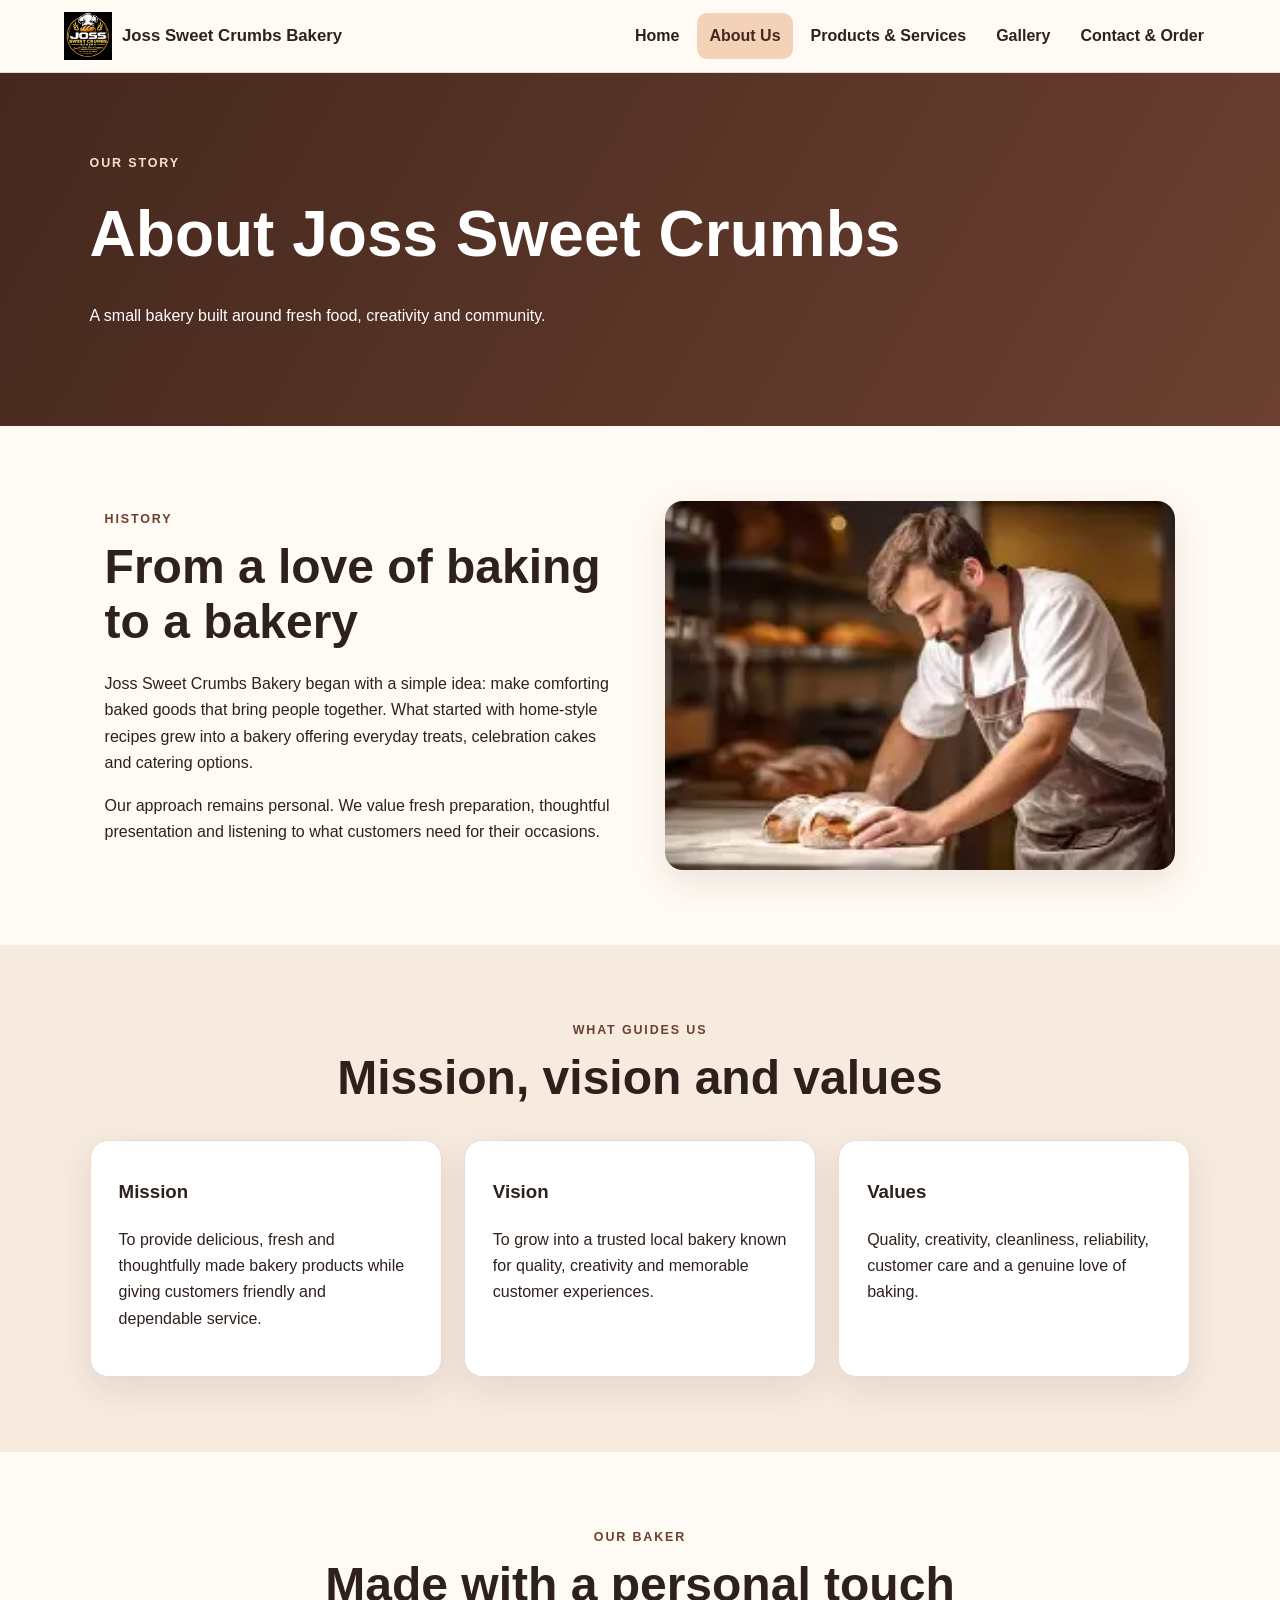
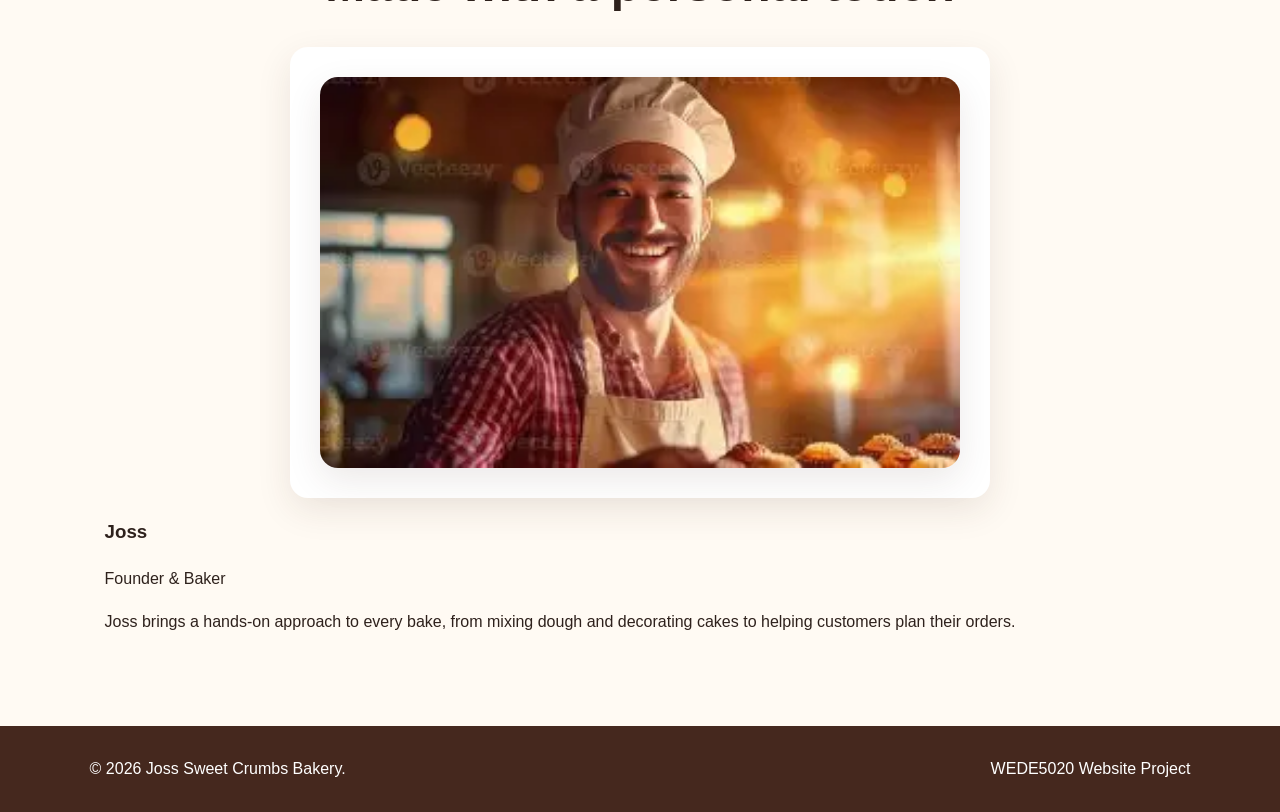
<file: WEDE5020_PoE_Part1/about.html>
<!DOCTYPE html>
<html lang="en">
<head>
  <meta charset="UTF-8">
  <meta name="viewport" content="width=device-width, initial-scale=1.0">
  <meta name="description" content="Learn about Joss Sweet Crumbs Bakery, our story, mission, vision and values.">
  <title>Joss Sweet Crumbs Bakery | About Us</title>
  <link rel="stylesheet" href="css/styles.css">
</head>
<body>
<header class="site-header">
  <a class="brand" href="index.html"><img src="images/Image Sep 18, 2026, 11_54_13 AM.png" alt="Joss Sweet Crumbs Bakery logo"><span>Joss Sweet Crumbs Bakery</span></a>
  <button class="menu-toggle" aria-label="Open navigation">☰</button>
  <nav class="main-nav">
    <a href="index.html">Home</a><a class="active" href="about.html">About Us</a>
    <a href="products.html">Products &amp; Services</a><a href="gallery.html">Gallery</a><a href="contact.html">Contact &amp; Order</a>
  </nav>
</header>

<main>
  <section class="page-banner"><p class="eyebrow">Our story</p><h1>About Joss Sweet Crumbs</h1><p>A small bakery built around fresh food, creativity and community.</p></section>

  <section class="section">
    <div class="split">
      <div>
        <p class="eyebrow">History</p>
        <h2>From a love of baking to a bakery</h2>
        <p>Joss Sweet Crumbs Bakery began with a simple idea: make comforting baked goods that bring people together. What started with home-style recipes grew into a bakery offering everyday treats, celebration cakes and catering options.</p>
        <p>Our approach remains personal. We value fresh preparation, thoughtful presentation and listening to what customers need for their occasions.</p>
      </div>
      <img class="rounded-img" src="images/Illustration of a baker preparing bread.webp" alt="Illustration of a baker preparing bread">
    </div>
  </section>

  <section class="section soft">
    <div class="section-heading"><p class="eyebrow">What guides us</p><h2>Mission, vision and values</h2></div>
    <div class="cards three">
      <article class="card"><h3>Mission</h3><p>To provide delicious, fresh and thoughtfully made bakery products while giving customers friendly and dependable service.</p></article>
      <article class="card"><h3>Vision</h3><p>To grow into a trusted local bakery known for quality, creativity and memorable customer experiences.</p></article>
      <article class="card"><h3>Values</h3><p>Quality, creativity, cleanliness, reliability, customer care and a genuine love of baking.</p></article>
    </div>
  </section>

  <section class="section">
    <div class="section-heading"><p class="eyebrow">Our baker</p><h2>Made with a personal touch</h2></div>
    <div class="profile">
      <img class="rounded-img" src="images/profile-avatar.webp" alt="Illustration of a baker preparing bread"></div>
      <div><h3>Joss</h3><p>Founder &amp; Baker</p><p>Joss brings a hands-on approach to every bake, from mixing dough and decorating cakes to helping customers plan their orders.</p></div>
    </div>
  </section>
</main>

<footer class="site-footer"><p>&copy; <span class="year"></span> Joss Sweet Crumbs Bakery.</p><p>WEDE5020 Website Project</p></footer>
<script src="js/main.js"></script>
</body>
</html>
</file>
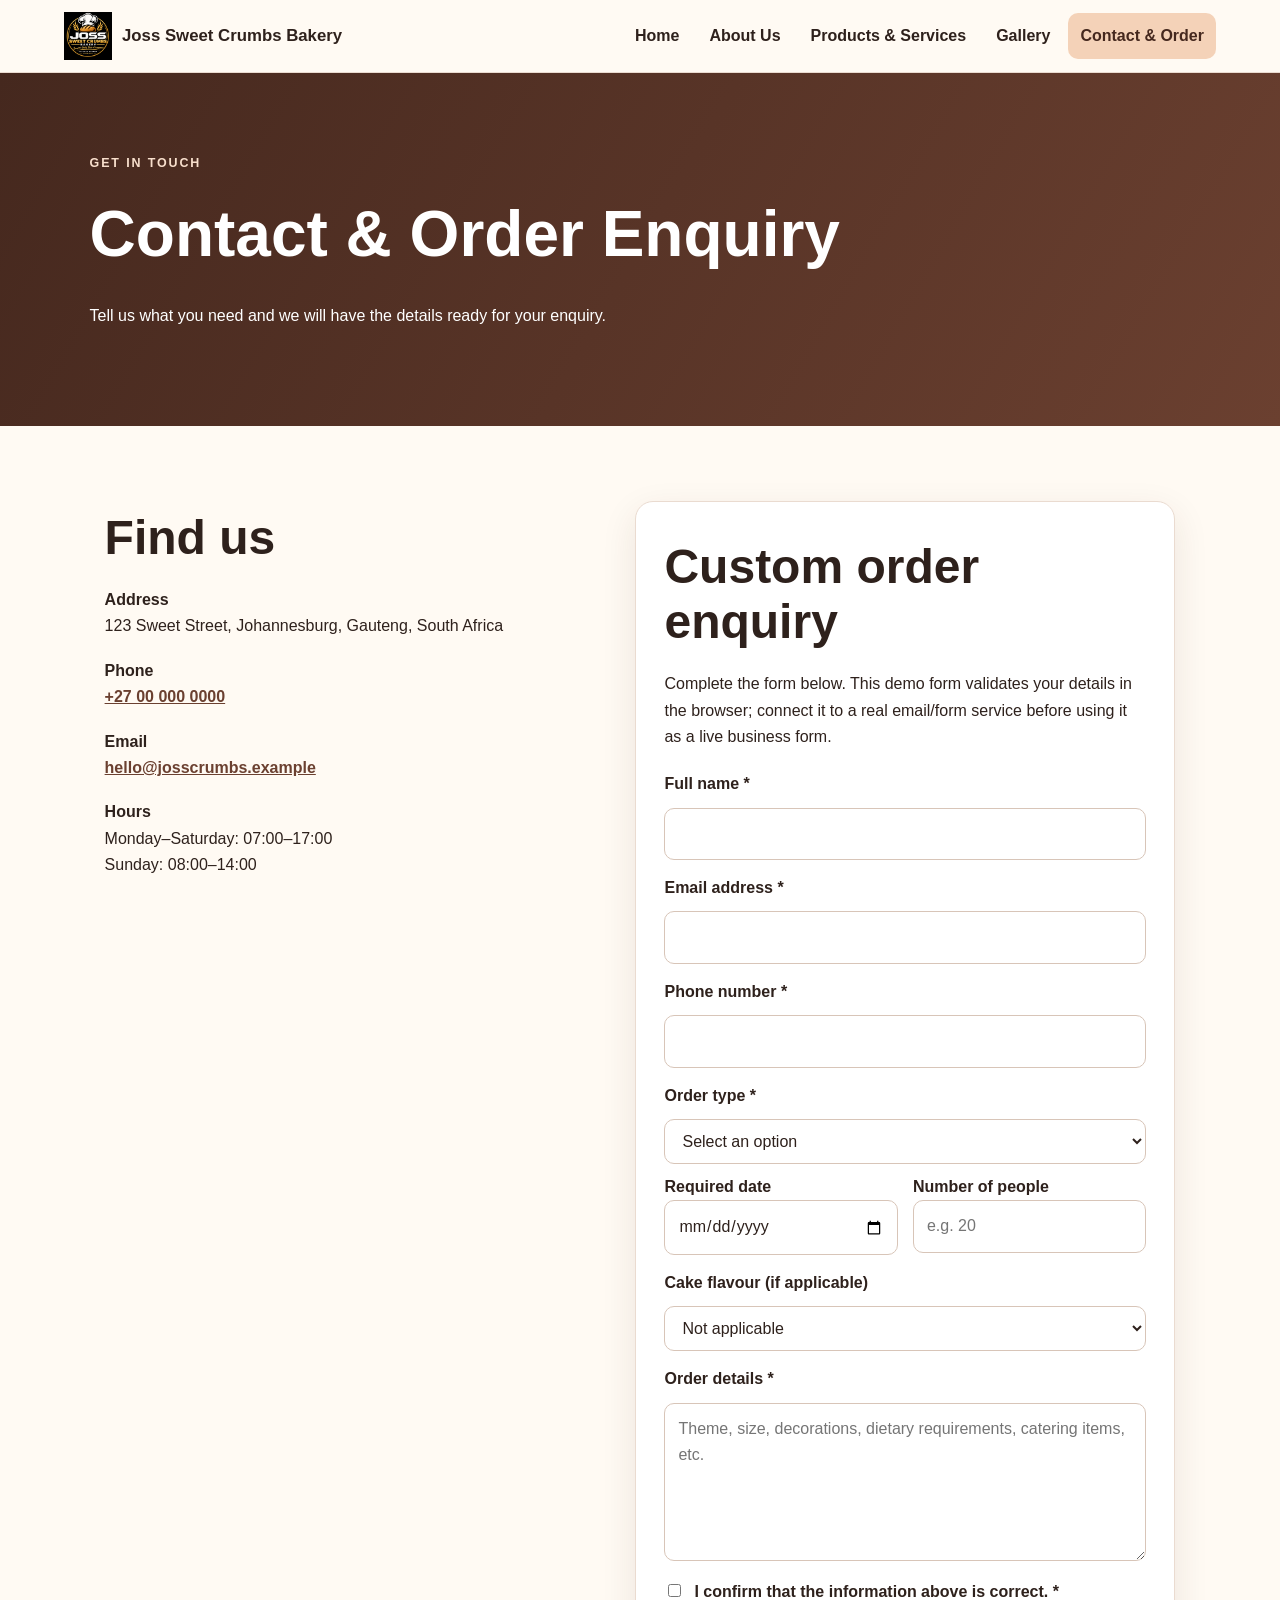
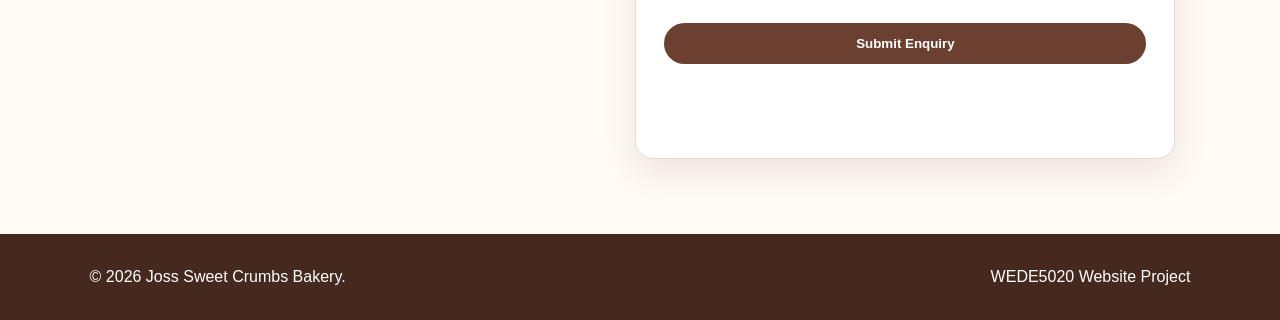
<file: WEDE5020_PoE_Part1/contact.html>
<!DOCTYPE html>
<html lang="en">
<head>
  <meta charset="UTF-8"><meta name="viewport" content="width=device-width, initial-scale=1.0">
  <meta name="description" content="Contact Joss Sweet Crumbs Bakery and submit a custom cake or catering enquiry.">
  <title>Joss Sweet Crumbs Bakery | Contact &amp; Order</title>
  <link rel="stylesheet" href="css/styles.css">
</head>
<body>
<header class="site-header">
  <a class="brand" href="index.html"><img src="images/Image Sep 18, 2026, 11_54_13 AM.png" alt="Joss Sweet Crumbs Bakery logo"><span>Joss Sweet Crumbs Bakery</span></a>
  <button class="menu-toggle" aria-label="Open navigation">☰</button>
  <nav class="main-nav">
    <a href="index.html">Home</a><a href="about.html">About Us</a><a href="products.html">Products &amp; Services</a><a href="gallery.html">Gallery</a><a class="active" href="contact.html">Contact &amp; Order</a>
  </nav>
</header>

<main>
  <section class="page-banner"><p class="eyebrow">Get in touch</p><h1>Contact &amp; Order Enquiry</h1><p>Tell us what you need and we will have the details ready for your enquiry.</p></section>

  <section class="section">
    <div class="contact-layout">
      <div>
        <h2>Find us</h2>
        <div class="info-list">
          <p><strong>Address</strong><br>123 Sweet Street, Johannesburg, Gauteng, South Africa</p>
          <p><strong>Phone</strong><br><a href="tel:+27000000000">+27 00 000 0000</a></p>
          <p><strong>Email</strong><br><a href="mailto:hello@josscrumbs.example">hello@josscrumbs.example</a></p>
          <p><strong>Hours</strong><br>Monday–Saturday: 07:00–17:00<br>Sunday: 08:00–14:00</p>
        </div>
        <iframe class="map" title="Map showing Johannesburg" src="https://www.google.com/maps?q=Johannesburg%2C%20South%20Africa&output=embed" loading="lazy"></iframe>
      </div>

      <div class="form-card">
        <h2>Custom order enquiry</h2>
        <p>Complete the form below. This demo form validates your details in the browser; connect it to a real email/form service before using it as a live business form.</p>
        <form id="orderForm">
          <label for="name">Full name *</label>
          <input id="name" name="name" type="text" required>

          <label for="email">Email address *</label>
          <input id="email" name="email" type="email" required>

          <label for="phone">Phone number *</label>
          <input id="phone" name="phone" type="tel" required>

          <label for="orderType">Order type *</label>
          <select id="orderType" name="orderType" required>
            <option value="">Select an option</option>
            <option>Custom cake</option>
            <option>Catering platter</option>
            <option>Wholesale</option>
            <option>General enquiry</option>
          </select>

          <div class="form-row">
            <div><label for="date">Required date</label><input id="date" name="date" type="date"></div>
            <div><label for="guests">Number of people</label><input id="guests" name="guests" type="number" min="1" placeholder="e.g. 20"></div>
          </div>

          <label for="flavour">Cake flavour (if applicable)</label>
          <select id="flavour" name="flavour">
            <option value="">Not applicable</option>
            <option>Vanilla</option><option>Chocolate</option><option>Red velvet</option><option>Carrot</option><option>Lemon</option>
          </select>

          <label for="message">Order details *</label>
          <textarea id="message" name="message" rows="5" placeholder="Theme, size, decorations, dietary requirements, catering items, etc." required></textarea>

          <label class="checkbox"><input type="checkbox" id="consent" required> I confirm that the information above is correct. *</label>
          <button class="btn" type="submit">Submit Enquiry</button>
          <p id="formMessage" class="form-message" role="status"></p>
        </form>
      </div>
    </div>
  </section>
</main>

<footer class="site-footer"><p>&copy; <span class="year"></span> Joss Sweet Crumbs Bakery.</p><p>WEDE5020 Website Project</p></footer>
<script src="js/main.js"></script>
</body>
</html>
</file>
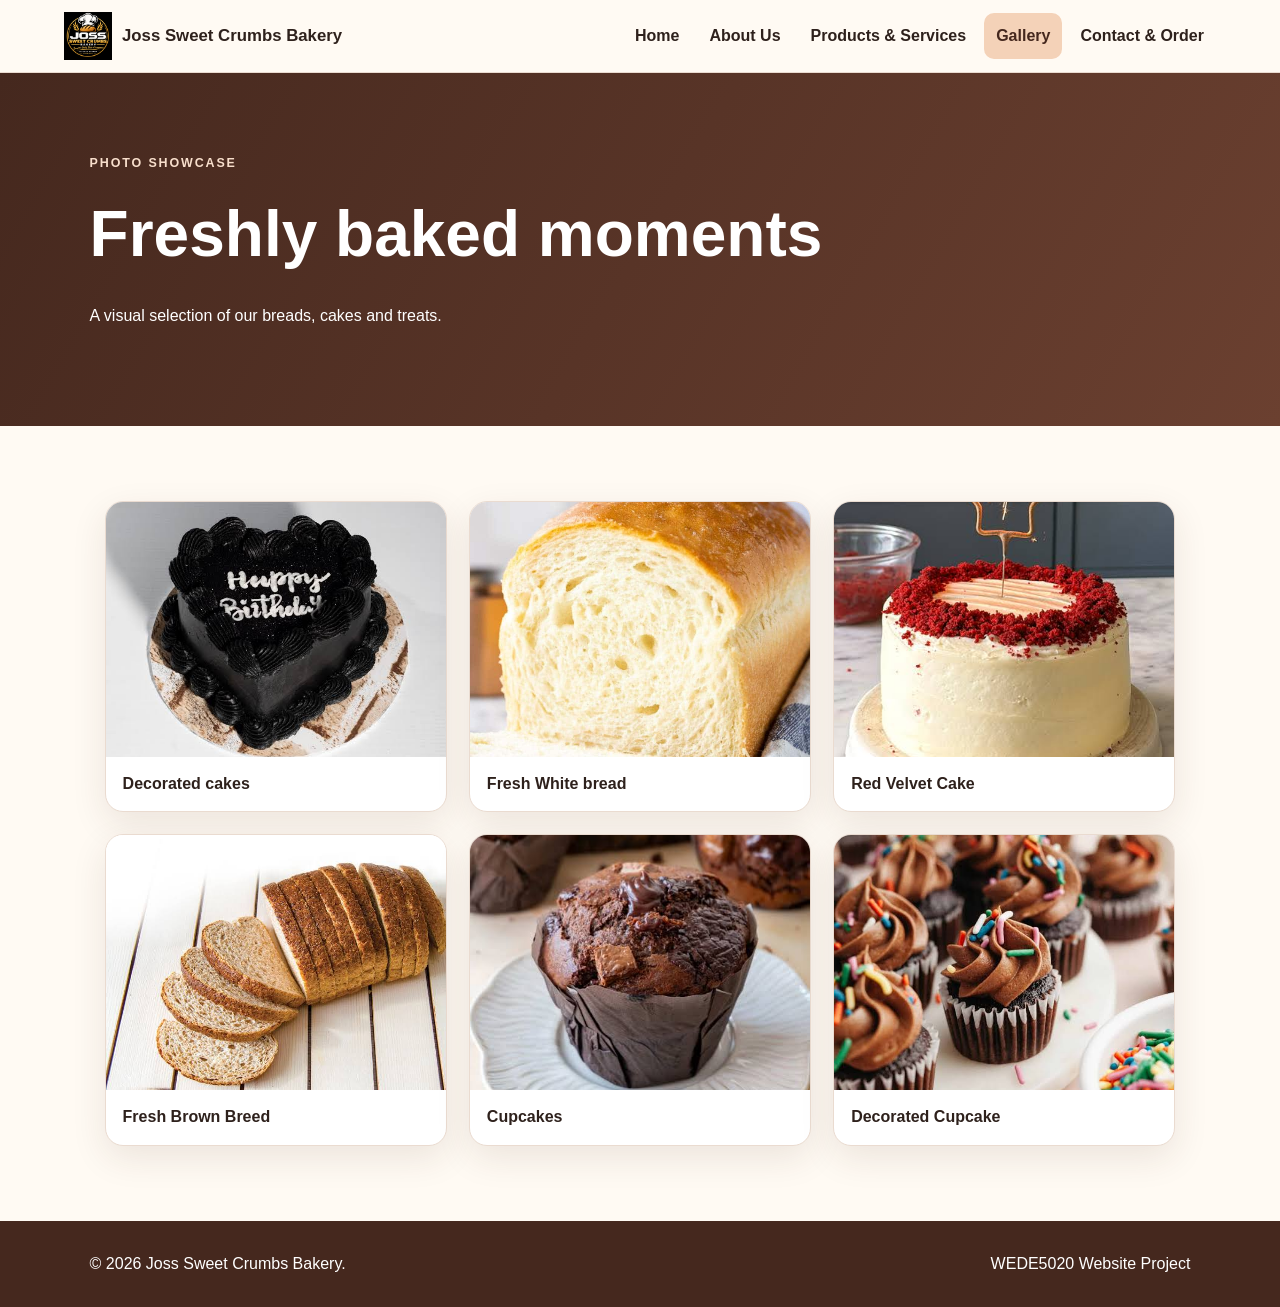
<file: WEDE5020_PoE_Part1/gallery.html>
<!DOCTYPE html>
<html lang="en">
<head>
  <meta charset="UTF-8"><meta name="viewport" content="width=device-width, initial-scale=1.0">
  <meta name="description" content="Photo showcase for Joss Sweet Crumbs Bakery.">
  <title>Joss Sweet Crumbs Bakery | Gallery</title>
  <link rel="stylesheet" href="css/styles.css">
</head>
<body>
<header class="site-header">
  <a class="brand" href="index.html"><img src="images/Image Sep 18, 2026, 11_54_13 AM.png" alt="Joss Sweet Crumbs Bakery logo"><span>Joss Sweet Crumbs Bakery</span></a>
  <button class="menu-toggle" aria-label="Open navigation">☰</button>
  <nav class="main-nav">
    <a href="index.html">Home</a><a href="about.html">About Us</a><a href="products.html">Products &amp; Services</a><a class="active" href="gallery.html">Gallery</a><a href="contact.html">Contact &amp; Order</a>
  </nav>
</header>

<main>
  <section class="page-banner"><p class="eyebrow">Photo showcase</p><h1>Freshly baked moments</h1><p>A visual selection of our breads, cakes and treats.</p></section>
  <section class="section">
    <div class="gallery-grid">
      <figure><img src="images/custom_Birthday_Cakes.jpg" alt="Decorated cakes"><figcaption>Decorated cakes</figcaption></figure>
      <figure><img src="images/freshly_Baked_Bread.jpg" alt="Freshly baked breads"><figcaption>Fresh White bread</figcaption></figure>
      <figure><img src="images/Red veltet cake.jpg" alt="Bakery catering platter"><figcaption>Red Velvet Cake</figcaption></figure>
      <figure><img src="images/images.jpg" alt="Assorted pastries"><figcaption>Fresh Brown Breed</figcaption></figure>
      <figure><img src="images/images_(1).jpg" alt="Decorated cupcakes"><figcaption>Cupcakes</figcaption></figure>
      <figure><img src="images/images_(4).jpg" alt="Bakery shop counter"><figcaption>Decorated Cupcake</figcaption></figure>
    </div>
  </section>
</main>

<footer class="site-footer"><p>&copy; <span class="year"></span> Joss Sweet Crumbs Bakery.</p><p>WEDE5020 Website Project</p></footer>
<script src="js/main.js"></script>
</body>
</html>
</file>
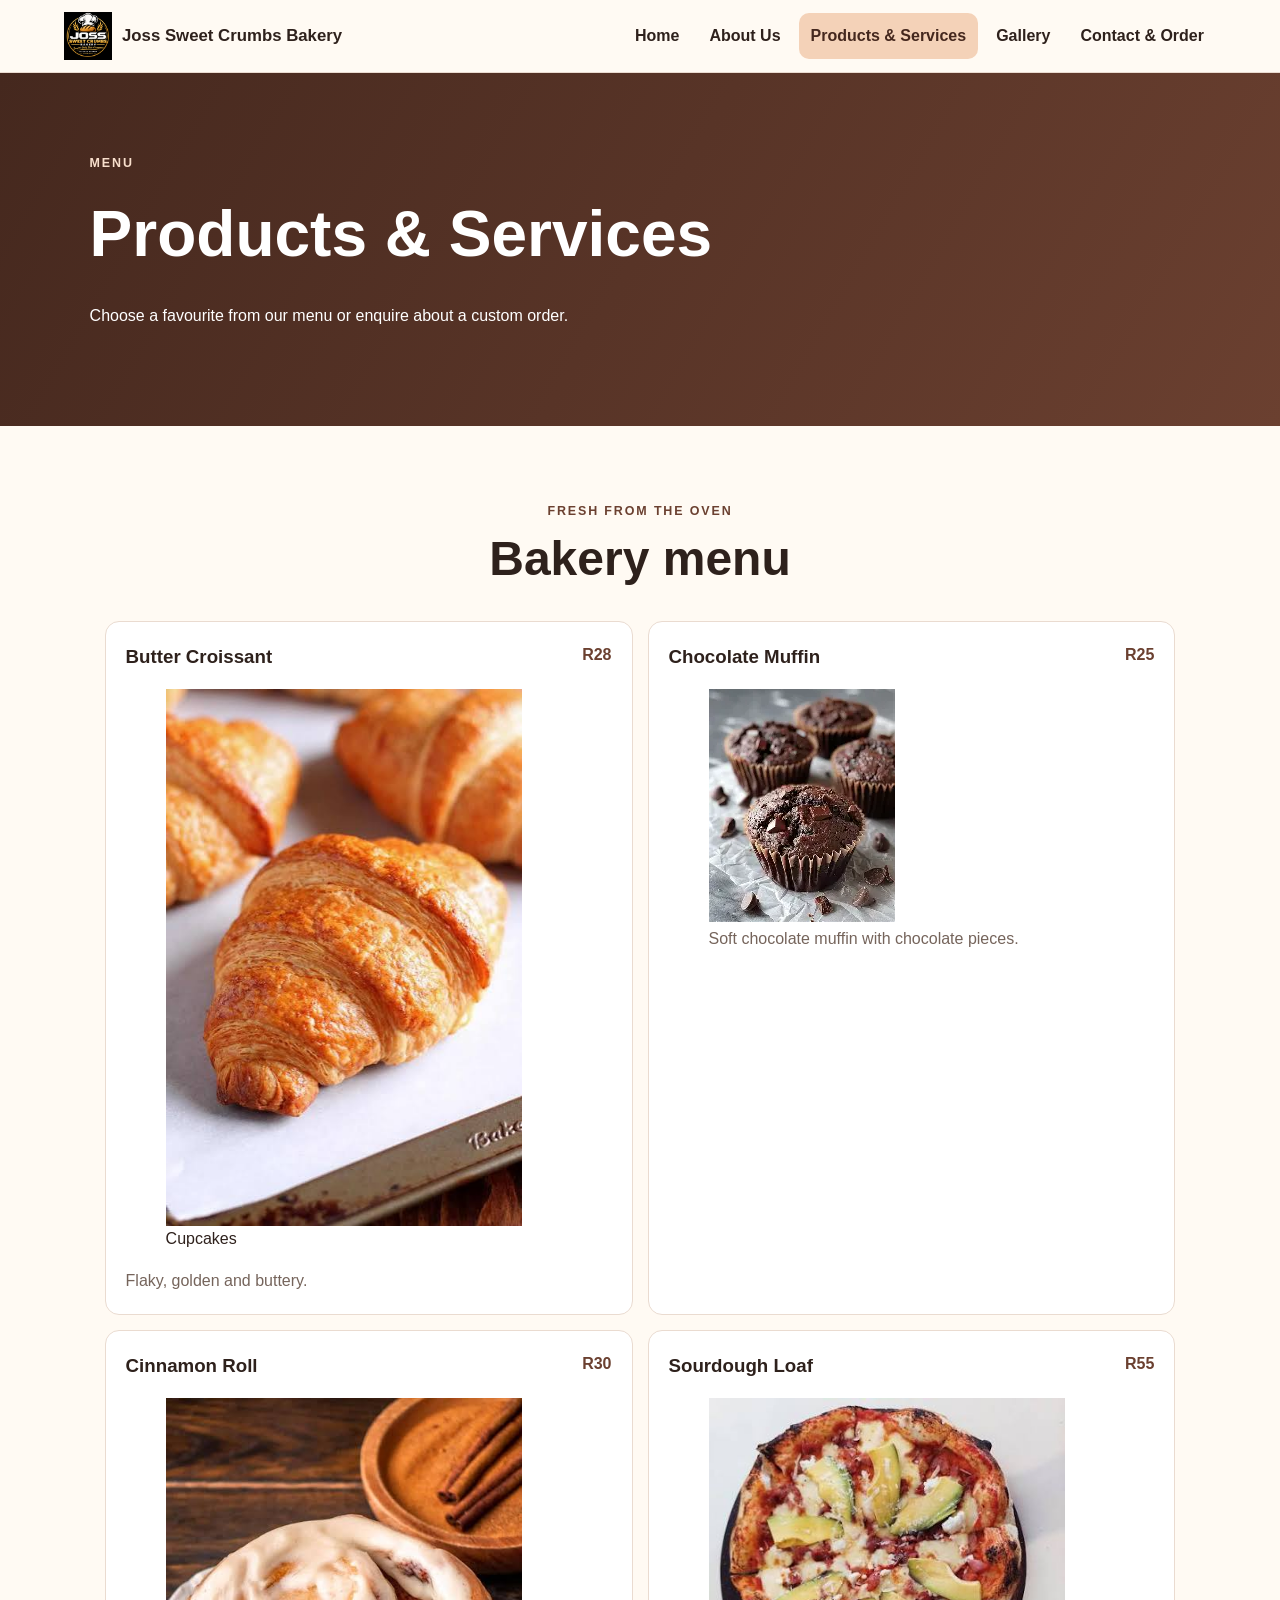
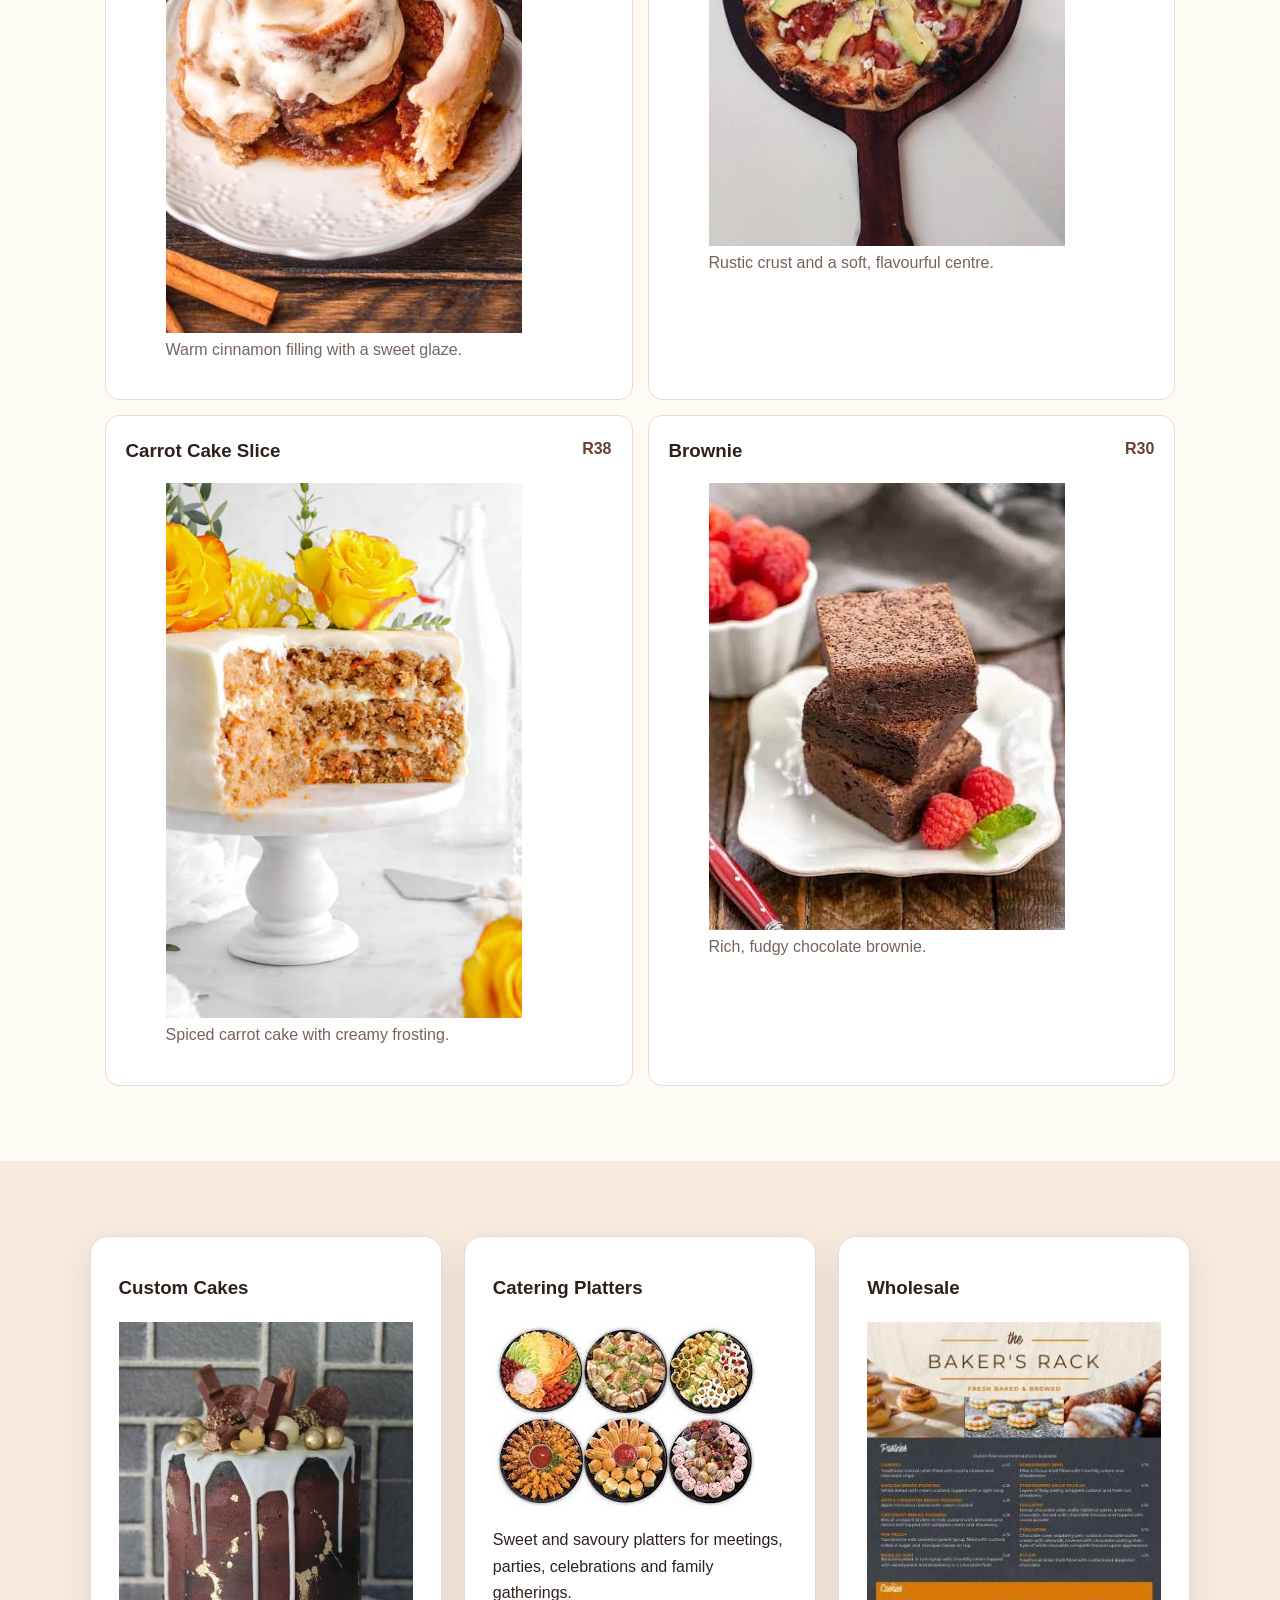
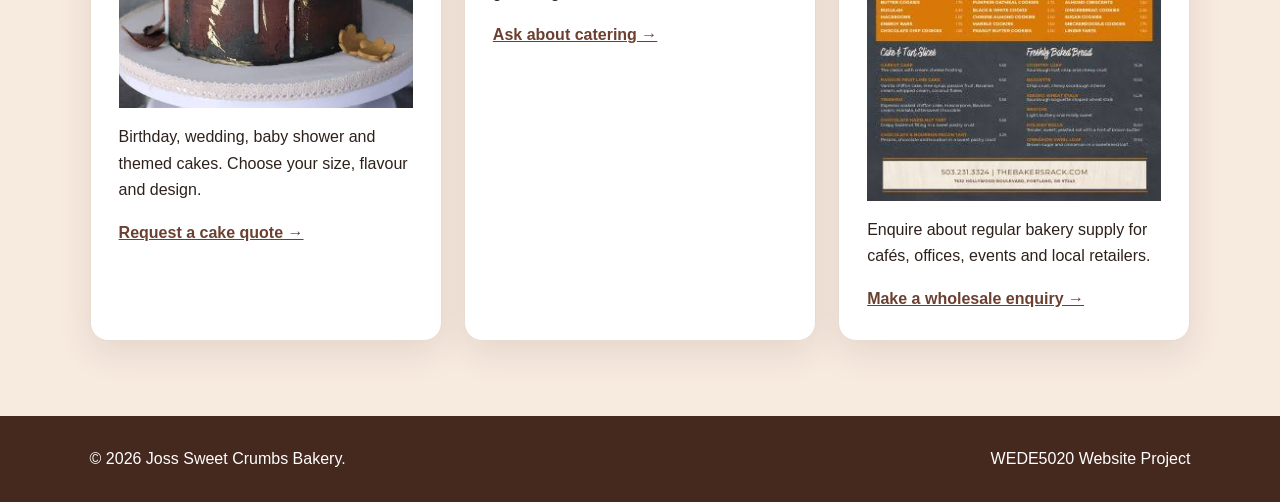
<file: WEDE5020_PoE_Part1/products.html>
<!DOCTYPE html>
<html lang="en">
<head>
  <meta charset="UTF-8"><meta name="viewport" content="width=device-width, initial-scale=1.0">
  <meta name="description" content="Joss Sweet Crumbs Bakery menu, custom cakes, catering platters and wholesale services.">
  <title>Joss Sweet Crumbs Bakery | Products &amp; Services</title>
  <link rel="stylesheet" href="css/styles.css">
</head>
<body>
<header class="site-header">
  <a class="brand" href="index.html"><img src="images/Image Sep 18, 2026, 11_54_13 AM.png" alt="Joss Sweet Crumbs Bakery logo"><span>Joss Sweet Crumbs Bakery</span></a>
  <button class="menu-toggle" aria-label="Open navigation">☰</button>
  <nav class="main-nav">
    <a href="index.html">Home</a><a href="about.html">About Us</a><a class="active" href="products.html">Products &amp; Services</a><a href="gallery.html">Gallery</a><a href="contact.html">Contact &amp; Order</a>
  </nav>
</header>

<main>
  <section class="page-banner"><p class="eyebrow">Menu</p><h1>Products &amp; Services</h1><p>Choose a favourite from our menu or enquire about a custom order.</p></section>

  <section class="section">
    <div class="section-heading"><p class="eyebrow">Fresh from the oven</p><h2>Bakery menu</h2></div>
    <div class="menu-grid">
      <article class="menu-item"><div><h3>Butter Croissant</h3><figure><img src="images/croissant.jpg" alt="Decorated cupcakes"><figcaption>Cupcakes</figcaption></figure><p>Flaky, golden and buttery.</p></div><strong>R28</strong></article>
      <article class="menu-item"><div><h3>Chocolate Muffin</h3><figure><img src="images/Soft chocolate muffin with chocolate pieces.webp" alt="Decorated cupcakes"><p>Soft chocolate muffin with chocolate pieces.</p></div><strong>R25</strong></article>
      <article class="menu-item"><div><h3>Cinnamon Roll</h3><figure><img src="images/Warm cinnamon filling with a sweet glaze.jpg" alt="Decorated cupcakes"><p>Warm cinnamon filling with a sweet glaze.</p></div><strong>R30</strong></article>
      <article class="menu-item"><div><h3>Sourdough Loaf</h3><figure><img src="images/Rustic crust and a soft, flavourful centre.jpg" alt="Decorated cupcakes"><p>Rustic crust and a soft, flavourful centre.</p></div><strong>R55</strong></article>
      <article class="menu-item"><div><h3>Carrot Cake Slice</h3><figure><img src="images/Spiced carrot cake with creamy frosting.jpg" alt="Decorated cupcakes"><p>Spiced carrot cake with creamy frosting.</p></div><strong>R38</strong></article>
      <article class="menu-item"><div><h3>Brownie</h3><figure><img src="images/Rich, fudgy chocolate brownie.jpg" alt="Decorated cupcakes"><p>Rich, fudgy chocolate brownie.</p></div><strong>R30</strong></article>
    </div>
    
  </section>

  <section class="section soft">
    <div class="cards three">
      <article class="card"><div class="icon"></div><h3>Custom Cakes</h3><img src="images/Custom Cakes.jpg" alt="Decorated cupcakes"><p>Birthday, wedding, baby shower and themed cakes. Choose your size, flavour and design.</p><a href="contact.html">Request a cake quote →</a></article>
      <article class="card"><div class="icon"></div><h3>Catering Platters</h3><img src="images/Catering Platters.jpg" alt="Decorated cupcakes"><p>Sweet and savoury platters for meetings, parties, celebrations and family gatherings.</p><a href="contact.html">Ask about catering →</a></article>
      <article class="card"><div class="icon"></div><h3>Wholesale</h3><img src="images/Wholesale.jpg" alt="Decorated cupcakes"><p>Enquire about regular bakery supply for cafés, offices, events and local retailers.</p><a href="contact.html">Make a wholesale enquiry →</a></article>
    </div>
  </section>
</main>

<footer class="site-footer"><p>&copy; <span class="year"></span> Joss Sweet Crumbs Bakery.</p><p>WEDE5020 Website Project</p></footer>
<script src="js/main.js"></script>
</body>
</html>
</file>
<file: WEDE5020_PoE_Part1/css/styles.css>
/* Joss Sweet Crumbs Bakery - WEDE5020 project */
:root{
  --cream:#fffaf3; --paper:#ffffff; --ink:#2e211c; --muted:#75645b;
  --brown:#6b4030; --brown-dark:#45281e; --peach:#f4d2b8; --line:#eadbd0;
  --shadow:0 12px 35px rgba(69,40,30,.10); --radius:18px;
}
*{
  box-sizing:border-box
}

html{
  scroll-behavior:smooth
}

body{
  margin:0;font-family:
  Arial,Helvetica,sans-serif;color:var(--ink);background:var(--cream);
  line-height:1.65
}

img{
  max-width:100%;
  display:block
}

a{
  color:var(--brown);
  font-weight:700
}
.site-header{
  position:sticky;
  top:0;z-index:20;
  background:rgba(255,250,243,.97);
  backdrop-filter:blur(10px);
  border-bottom:1px solid var(--line);
  display:flex;
  align-items:center;
  justify-content:space-between;
  padding:12px 5%;
  gap:20px
}

.brand{
  display:flex;align-items:center;
  gap:10px;
  text-decoration:none;
  color:var(--ink);
  font-size:1.05rem
}

.brand img{
  width:48px;
  height:48px
}

.main-nav{
  display:flex;
  gap:6px;
  align-items:center
}

.main-nav a{
  padding:10px 12px;
  text-decoration:none;
  border-radius:10px;
  color:var(--ink)
}

.main-nav a:hover,.main-nav a.active{
  background:var(--peach);
  color:var(--brown-dark)
}

.menu-toggle{
  display:none;
  border:0;
  background:transparent;
  font-size:1.6rem;cursor:pointer
}

.hero{
  min-height:72vh;display:grid;place-items:center;padding:70px 7%;
  background:linear-gradient(120deg,rgba(69,40,30,.88),rgba(107,64,48,.72)),url("../images/hero-bakery.svg") center/cover
}

.hero-content{
  max-width:760px;
  color:#fff
}

.hero h1{
  font-size:clamp(2.6rem,7vw,5rem);line-height:1.05;
  margin:.15em 0 .3em
}

.hero p:not(.eyebrow){
  font-size:1.15rem;max-width:650px
}

.eyebrow{
  text-transform:uppercase;
  letter-spacing:.15em;font-size:.78rem;
  font-weight:800;
  color:var(--brown);
  margin:0 0 8px
}

.hero .eyebrow,.page-banner .eyebrow{
  color:#f8dfcc
}

.button-row{
  display:flex;gap:12px;
  flex-wrap:wrap;margin-top:25px
}

.btn{
  display:inline-block;
  border:2px solid var(--brown);
  background:var(--brown);
  color:#fff;
  padding:11px 18px;border-radius:999px;
  text-decoration:none;
  font-weight:800;
  cursor:pointer
}

.btn:hover {
  background: var(--brown-dark);
  border-color: var(--brown-dark);
}

.btn-light {
  background: transparent;
  border-color: #fff;
  color: #fff;
}

.section {
  padding: 75px 7%;
  max-width: 1250px;
  margin: auto;
}

.section.soft {
  max-width: none;
  background: #f7eadf;
}

.section-heading {
  max-width: 720px;
  margin: 0 auto 35px;
  text-align: center;
}

.section h2 {
  font-size: clamp(2rem, 4vw, 3rem);
  line-height: 1.15;
  margin: 0.2em 0 0.45em;
}

.cards {
  display: grid;
  gap: 22px;
}

.cards.three {
  grid-template-columns: repeat(3, 1fr);
}

.card,
.form-card {
  background: var(--paper);
  padding: 28px;
  border: 1px solid var(--line);
  border-radius: var(--radius);
  box-shadow: var(--shadow);
}

.card h3 {
  margin-top: 8px;
}

.icon {
  font-size: 2rem;
}

.split {
  display: grid;
  grid-template-columns: 1fr 1fr;
  gap: 50px;
  align-items: center;
}

.rounded-img {
  width: 100%;
  border-radius: var(--radius);
  box-shadow: var(--shadow);
}

.info-list p {
  margin: 0 0 18px;
}

.page-banner {
  padding: 80px 7%;
  background: linear-gradient(120deg, var(--brown-dark), var(--brown));
  color: #fff;
}

.page-banner h1 {
  font-size: clamp(2.4rem, 5vw, 4rem);
  margin: 0.1em 0;
}

.page-banner p:not(.eyebrow) {
  max-width: 700px;
}

.profile {
  display: flex;
  gap: 25px;
  align-items: center;
  max-width: 700px;
  margin: auto;
  background: #fff;
  padding: 30px;
  border-radius: var(--radius);
  box-shadow: var(--shadow);
}

.profile-avatar {
  width: 110px;
  height: 110px;
  border-radius: 50%;
  display: grid;
  place-items: center;
  background: var(--peach);
  font-size: 2rem;
  font-weight: 900;
  color: var(--brown);
}

.menu-grid {
  display: grid;
  grid-template-columns: repeat(2, 1fr);
  gap: 15px;
}

.menu-item {
  background: #fff;
  border: 1px solid var(--line);
  border-radius: 14px;
  padding: 20px;
  display: flex;
  justify-content: space-between;
  gap: 20px;
}

.menu-item h3 {
  margin: 0;
}

.menu-item p {
  margin: 0.25em 0 0;
  color: var(--muted);
}

.menu-item strong {
  white-space: nowrap;
  color: var(--brown);
}

.notice {
  margin-top: 25px;
  padding: 15px 18px;
  background: #fff4e9;
  border-left: 4px solid var(--brown);
  border-radius: 8px;
  color: var(--muted);
}

.gallery-grid {
  display: grid;
  grid-template-columns: repeat(3, 1fr);
  gap: 22px;
}

.gallery-grid figure {
  margin: 0;
  background: #fff;
  border: 1px solid var(--line);
  border-radius: var(--radius);
  overflow: hidden;
  box-shadow: var(--shadow);
}

.gallery-grid img {
  width: 100%;
  aspect-ratio: 4 / 3;
  object-fit: cover;
}

.gallery-grid figcaption {
  padding: 14px 17px;
  font-weight: 800;
}

.contact-layout {
  display: grid;
  grid-template-columns: 1fr 1.1fr;
  gap: 40px;
  align-items: start;
}

.map {
  width: 100%;
  height: 330px;
  border: 0;
  border-radius: var(--radius);
  margin-top: 20px;
}

.form-card form {
  display: grid;
  gap: 10px;
}

label {
  font-weight: 800;
  margin-top: 5px;
}

input,
select,
textarea {
  width: 100%;
  padding: 12px 13px;
  border: 1px solid #d8c5b8;
  border-radius: 10px;
  background: #fff;
  font: inherit;
  color: var(--ink);
}

input:focus,
select:focus,
textarea:focus {
  outline: 3px solid #f0cdb7;
  border-color: var(--brown);
}

.form-row {
  display: grid;
  grid-template-columns: 1fr 1fr;
  gap: 15px;
}

.checkbox {
  display: flex;
  align-items: flex-start;
  gap: 10px;
  font-weight: 600;
  margin: 8px 0;
}

.checkbox input {
  width: auto;
  margin-top: 5px;
}

.form-message {
  font-weight: 800;
  min-height: 1.5em;
}

.site-footer {
  padding: 30px 7%;
  background: var(--brown-dark);
  color: #fff;
  display: flex;
  justify-content: space-between;
  gap: 20px;
  flex-wrap: wrap;
}

.site-footer p {
  margin: 0;
}

@media (max-width: 850px) {
  .menu-toggle {
    display: block;
  }

  .main-nav {
    display: none;
    position: absolute;
    top: 73px;
    left: 0;
    right: 0;
    background: var(--cream);
    padding: 12px 5%;
    border-bottom: 1px solid var(--line);
    flex-direction: column;
    align-items: stretch;
  }

  .main-nav.open {
    display: flex;
  }

  .cards.three,
  .gallery-grid,
  .split,
  .contact-layout,
  .menu-grid {
    grid-template-columns: 1fr;
  }

  .hero {
    min-height: 65vh;
  }

  .section {
    padding: 55px 6%;
  }

  .form-row {
    grid-template-columns: 1fr;
  }

  .site-footer {
    display: block;
  }

  .site-footer p + p {
    margin-top: 8px;
  }
}

@media (max-width: 480px) {
  .brand span {
    font-size: 0.9rem;
  }

  .brand img {
    width: 40px;
    height: 40px;
  }

  .page-banner {
    padding: 60px 6%;
  }

  .card,
  .form-card {
    padding: 22px;
  }
}
</file>
